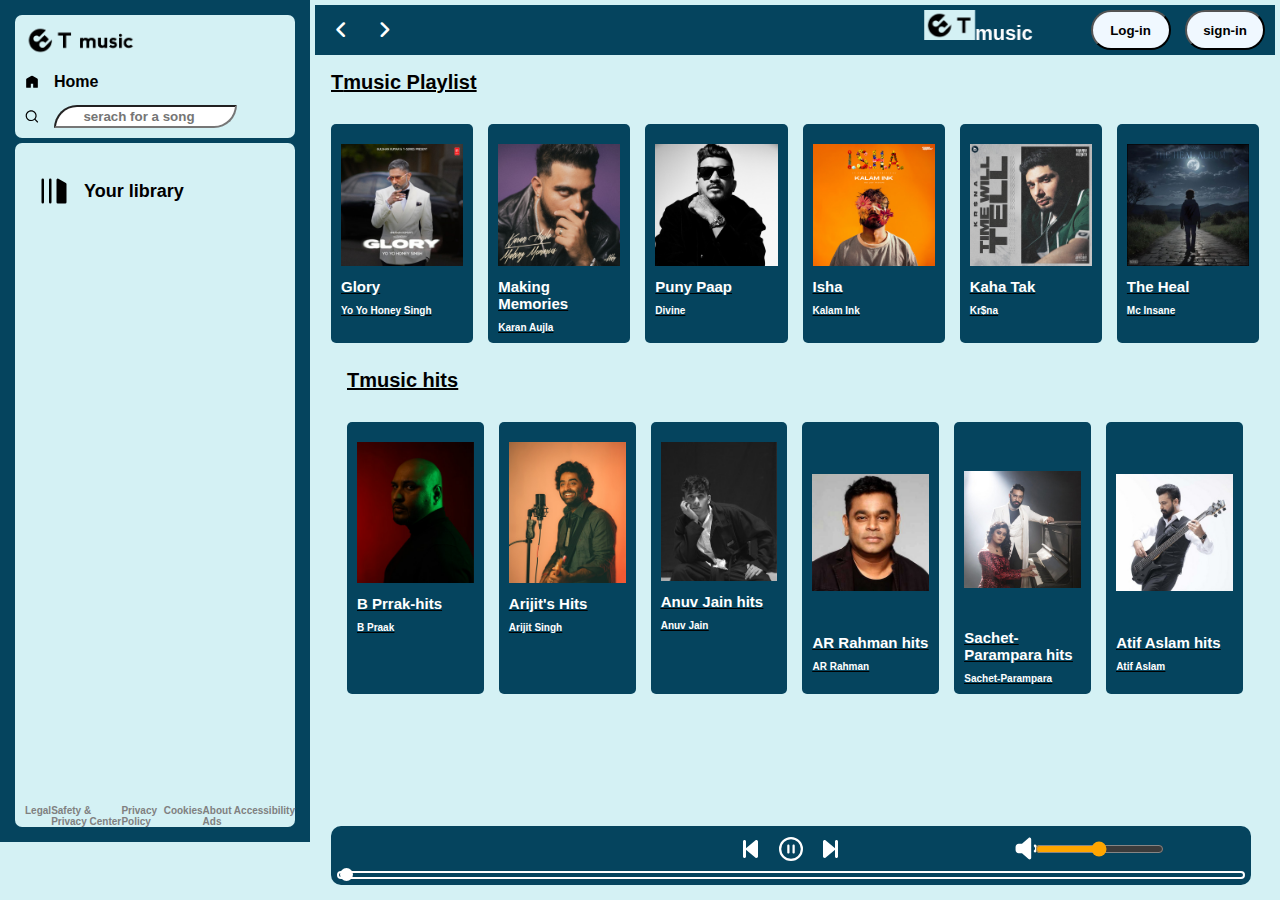
<file: index.html>
<!DOCTYPE html>
<html lang="en">
<head>
    <meta charset="UTF-8">
    <meta name="viewport" content="width=device-width, initial-scale=1.0">
    <title>T-music Web-player</title>
    <link rel="stylesheet" href="index.css">
    <link rel="stylesheet" href="utility.css">
    <link rel="stylesheet" href="https://cdnjs.cloudflare.com/ajax/libs/font-awesome/6.7.2/css/all.min.css" integrity="sha512-Evv84Mr4kqVGRNSgIGL/F/aIDqQb7xQ2vcrdIwxfjThSH8CSR7PBEakCr51Ck+w+/U6swU2Im1vVX0SVk9ABhg==" crossorigin="anonymous" referrerpolicy="no-referrer" />
    <link rel="icon" href="/logo1.png"  >
    
  </head>

<body>
    <div class="container flex bg-black">
    <!-- Left-portion -->
        <div class="left bg-grey">  
            <div class="home rounded  m-1 p-1">
                <div class="logo"><img src="LOGO.png" alt="logo"></div>
                <ul><li class="flex"><img src="home.svg" alt="home">Home</li>
            <li class="flex"><img src="search.svg" alt="search"><input type="search" placeholder="serach for a song"></li>
            </ul></div>
            <div class="library rounded  m-1 p-1">
                <div class="heading"> 
                    <img  src="library.svg">
                    <h2 style="color: black;">Your library</h2>
                </div>
                <div class="songlist">
                  <ul>
                     
                  </ul>
                </div>
                <div class="footer">
                    <div>
                        <a href="https://www.spotify.com/in-en/legal/">
                          <span>Legal</span>
                        </a>
                      </div>

                      <div>
                        <a href="https://www.spotify.com/in-en/safetyandprivacy/">
                          <span>Safety &amp; Privacy Center</span>
                        </a>
                      </div>

                      <div>
                        <a href="https://www.spotify.com/in-en/legal/privacy-policy/">
                          <span>Privacy Policy</span>
                        </a>
                      </div>

                      <div>
                        <a href="https://www.spotify.com/in-en/legal/cookies-policy/">
                          <span>Cookies</span>
                        </a>
                      </div>
                    
                      <div>
                        <a href="https://www.spotify.com/in-en/legal/privacy-policy/#s3">
                          <span>About Ads</span>
                        </a>
                      </div>

                      <div>
                        <a href="https://www.spotify.com/in-en/accessibility/">
                          <span>Accessibility</span>
                        </a>
                      </div>
                   
                </div>
                </div>
                
            </div>
    <!-- Rightportion -->
    <div class="right m-1 ">
        <div class="header">
          <div class="nav"><i class="fa-solid fa-angle-left" class="invert"></i><i class="fa-solid fa-angle-right"></i></div>
          <div class="moving"><marquee behavior="alternate"><img height="30px" src="logo1.png">music</marquee></div> 
          <div class="buttons">
            <button>Log-in</button>
            <button>sign-in</button>
          </div>
        </div>
        <div class="spotify-playlist">
          <h1><b>T</b>music Playlist</h1>
          <div class="card-container">
            <div data-folder="Glory" class="card">
              <div  class="play"><i class="fa-solid fa-play"></i></div>  
              <img src="honeysing.jpg" alt="Honey singh">
              <h2>Glory</h2>
              <p>Yo Yo Honey Singh</p>
            </div>
            <div data-folder="Making_Memories" class="card">
              <div class="play"><i class="fa-solid fa-play"></i></div>  
              <img src="kAujla.jpg" alt="Karan Aujla">
              <h2>Making Memories</h2>
              <p>Karan Aujla</p>
            </div>
            <div data-folder="Punya_paap" class="card">
              <div class="play"><i class="fa-solid fa-play"></i></div>  
              <img src="divine.jpg" alt="Divine">
              <h2>Puny Paap</h2>
              <p>Divine</p>
            </div>
            <div data-folder="Isha" class="card">
              <div class="play"><i class="fa-solid fa-play"></i></div>  
              <img src="kalam.jpg" alt="Kalam Ink">
              <h2>Isha</h2>
              <p>Kalam Ink</p>
            </div>
            <div data-folder="Kaha_Tak" class="card">
              <div class="play"><i class="fa-solid fa-play"></i></div>  
              <img src="krsna.jpg" alt="Kr$na">
              <h2>Kaha Tak</h2>
              <p>Kr$na</p>
            </div>
            <div data-folder="The_Heal" class="card">
              <div class="play"><i class="fa-solid fa-play"></i></div>  
              <img src="mcinsane.jpg" alt="Mc Insane">
              <h2>The Heal</h2>
              <p>Mc Insane</p>
            </div>
           

            


           
          <div class="playbar">
            <div class="seekbar">
              <div class="circle">
                
              </div>
            </div>
          
            <div class="songinfo"></div>
            <div class="songbuttons">
              <img src="prev.svg" class="invert" id="prevs">
              <img src="pause.svg" class="invert" id="play">
              <img src="next.svg" class="invert" id="nexts">
               </div>
                <div class="songtime"></div>
                <div class="vol"><img class="imgsize" src="volume.svg"></div>
                <div class="ranges"><input type="range" name="range"></div>
                
          </div>
          
          </div>

          <div class="spotify-playlist">
            <h1 style="margin-top: 10px;"><b>T</b>music hits</h1>
            <div class="card-container">
              <div data-folder="B_Praak" class="card">
                <div class="play"><i class="fa-solid fa-play"></i></div>  
                <img src="Bpraak.jpg" alt="B Praak">
                <h2>B Prrak-hits</h2>
                <p>B Praak</p >
              </div>
              <div data-folder="Arijit_Singh" class="card">
                <div class="play"><i class="fa-solid fa-play"></i></div>  
                <img src="arijit.jpg" alt="Arijit Singh" >
                <h2>Arijit's Hits</h2>
                <p>Arijit Singh</p>
              </div>
              <div class="card" data-folder="Anuv_Jain">
                <div class="play"><i class="fa-solid fa-play"></i></div>  
                <img src="anuvjain.jpg" alt="Anuv Jain">
                <h2>Anuv Jain hits</h2>
                <p>Anuv Jain</p>
              </div>
              <div data-folder="AR_rehman" class="card">
                <div class="play"><i class="fa-solid fa-play"></i></div>  
                <img src="AR_Rahman_002_20210120084455_500x500 (1).jpg" height="180px" alt="AR Rahman">
                <h2>AR Rahman hits</h2>
                <p>AR Rahman</p>
              </div>
              <div data-folder="Sachet_p" class="card">
                <div class="play"><i class="fa-solid fa-play"></i></div>  
                <img src="schet_p.jpg" height="175px" alt="Sachet-Parampara">
                <h2>Sachet-Parampara hits</h2>
                <p>Sachet-Parampara</p>
              </div>
              
              <div class="card" data-folder="Atif_aslam">
                <div class="play"><i class="fa-solid fa-play"></i></div>  
                <img src="atif.jpg" alt="Atif Aslam" height="180PX">
                <h2>Atif Aslam hits</h2>
                <p>Atif Aslam</p> 
              </div>
        </div>
        
</div>
<script src="index.js"></script>
    </body>
</html>
</file>
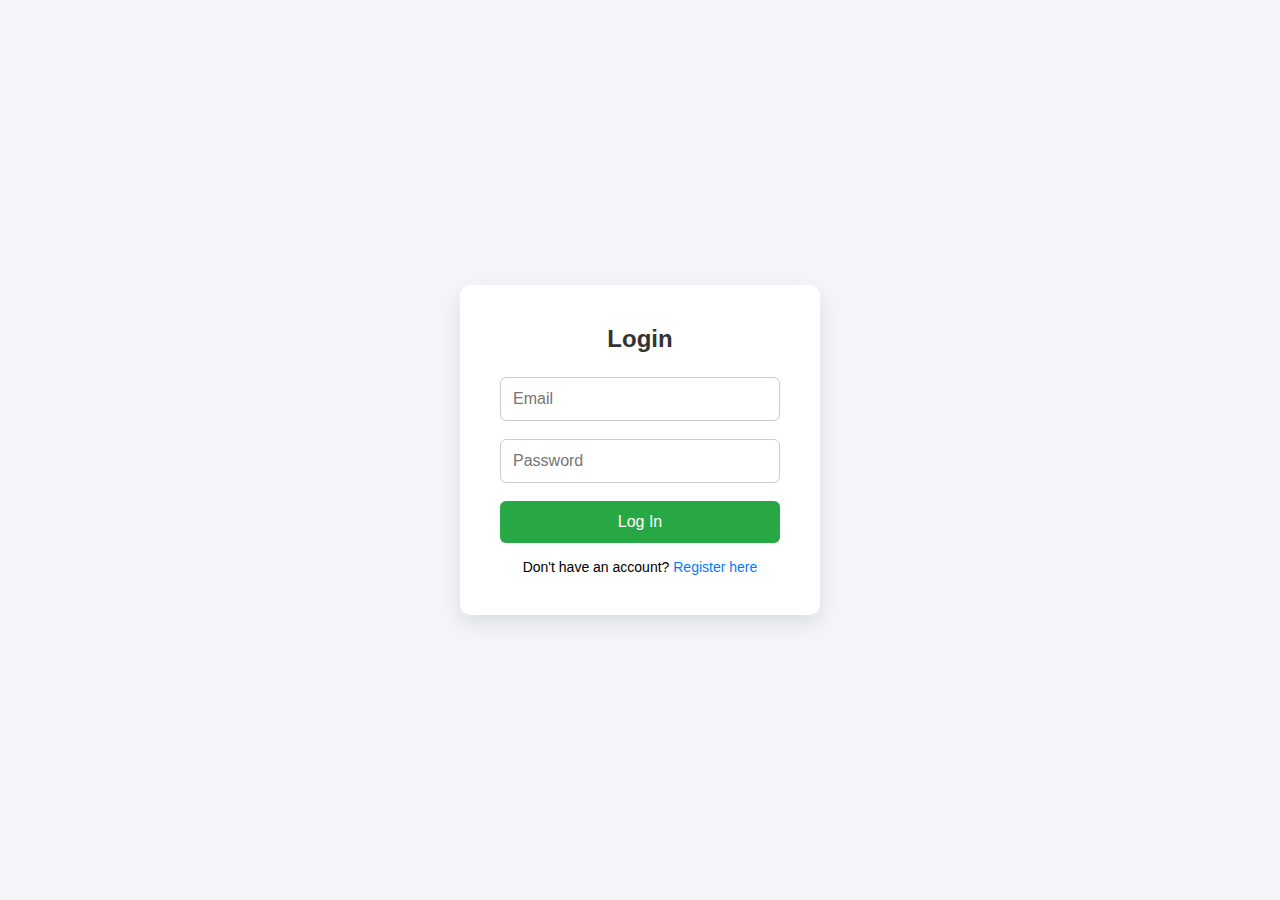
<file: log.html>
<!DOCTYPE html>
<html lang="en">
<head>
  <meta charset="UTF-8">
  <meta name="viewport" content="width=device-width, initial-scale=1">
  <title>Login</title>
  <link rel="stylesheet" href="log.css">
</head>
<body>
  <div class="login-container">
    <form class="login-form">
      <h2>Login</h2>

      <input type="email" placeholder="Email" required>
      <input type="password" placeholder="Password" required>

      <button type="submit">Log In</button>
      <p class="signup-link">Don't have an account? <a href="register.html">Register here</a></p>
    </form>
  </div>
</body>
</html>
</file>
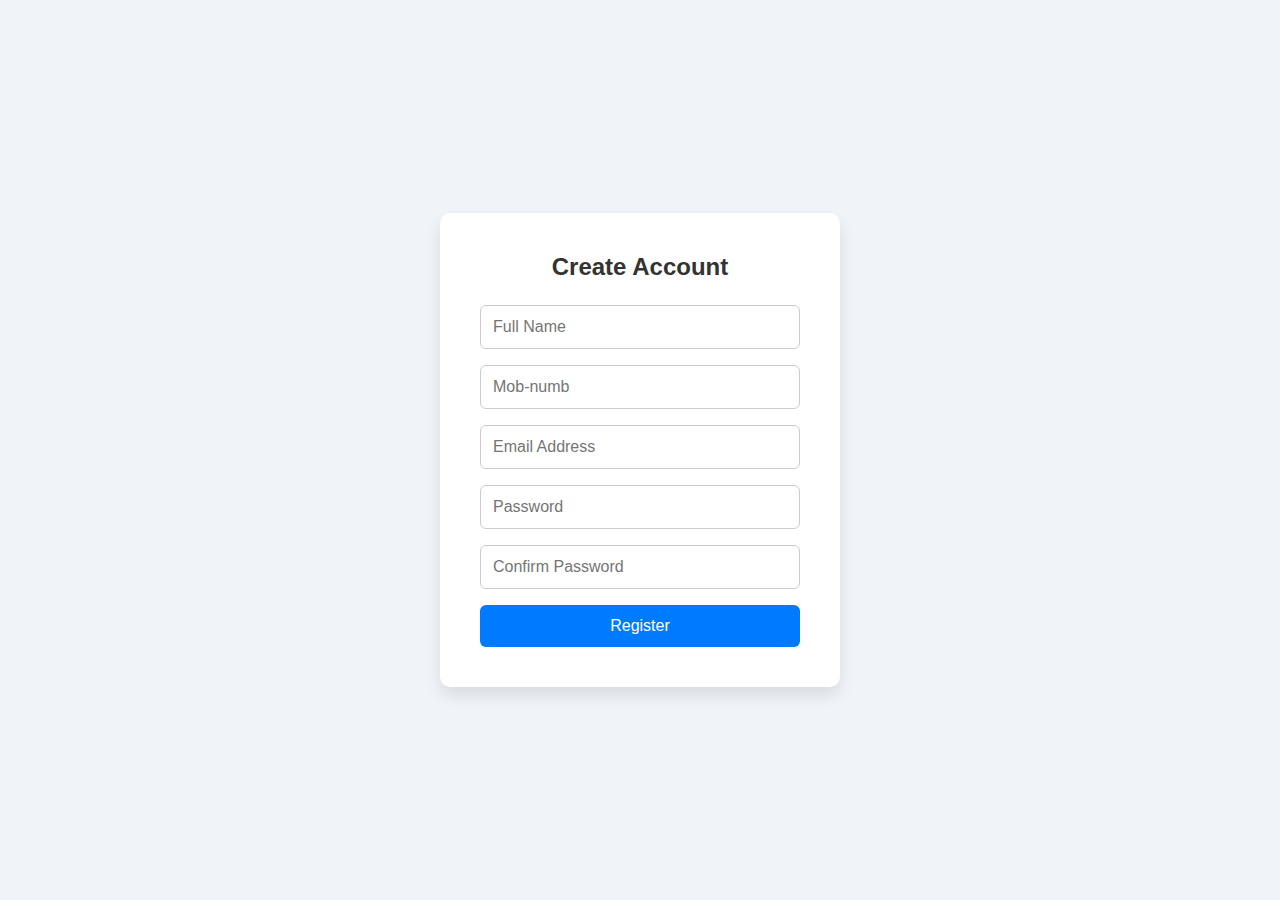
<file: register.html>
<!DOCTYPE html>
<html lang="en">
<head>
  <meta charset="UTF-8">
  <meta name="viewport" content="width=device-width, initial-scale=1.0">
  <title>Registration Page</title>
  <link rel="stylesheet" href="register.css">
</head>
<body>
  <div class="container">
    <form class="registration-form" action="insert.php" method="post">
      <h2>Create Account</h2>
      
      <input name="text" type="text" placeholder="Full Name" required>
      <input name="number" type="number" placeholder="Mob-numb" required>
      <input name="email" type="email" placeholder="Email Address" required>
      <input name="password" type="password" placeholder="Password" required>
      <input name="password" type="password" placeholder="Confirm Password" required>
      
      <button name="submit" type="submit">Register</button>
    </form>
  </div>
</body>
</html>
</file>
<file: index.css>
:root{
  --a:0;
}
* {
  margin: 0;
  padding: 0;
  font-family: sans-serif;
  font-weight: 700;
}

body {
  background-color: #d4f1f4;
  color: white;
}
.left {
  width: 25vw;
  padding: 10px;
  height: 100%;
}

.left input{
text-align: center;
}

.right {
  width: 75vw;
  height: 100%;
  position: relative;
  background-color: #d4f1f4;
  }
.home ul li {
  display: flex;
  list-style: none;
  width: 14px;
  gap: 15px;
  padding-top: 14px;
  color: black;
}
.home{
  background-color: #d4f1f4 ;
}
.home input{
  border-top-left-radius: 25px;
  height: 23px;
  width: 200px;
  border-bottom-right-radius: 25px;
}
.heading {
  display: flex;
  list-style: none;
  width: 100%;
  gap: 15px;
  padding-top: 14px;
  padding: 23px 14px;
  font-weight: bold;
  align-items: center;
  font-size: 12px;
}
.library {
  min-height: 70vh;
  position: relative;
  background-color: #d4f1f4;
}

.heading img {
  width: 30px;
}
.footer {
  display: flex;
  font-size: 10px;
  color: grey;
  position: absolute;
  bottom: 0;
  justify-content: space-evenly;
}
.footer a {
  color: grey;
  text-decoration: none;
}

.header {
  display: flex;
  justify-content: space-between;
  background-color: #05445e;
  height: 50px;
  align-items: center;
}

.header i {
  padding-right: 10px;
  margin-left: 20px;
  font-size: 20px;
}
.header button {
  background-color: aliceblue;
  height: 40px;
  width: 80px;
  border-radius: 25px;
  margin-right: 10px;
}

.spotify-playlist {
  padding: 16px;
  font-size: 10px;
  text-decoration: underline;
  background-color: #d4f1f4; 
  color: black;  
}

.card-container{
display: flex;
background-color:#d4f1f4;
gap: 15px;
}

.spotify-playlist .card {
  width: 200px;
  padding: 10px;
  border-radius: 5px;
  margin-top: 30px;
}
.card {
  position: relative;
  background-color: #05445e;
  
}
.card img {
  width: 100%;
  object-fit: contain;
}
.card h2,p{
  color: white;
}
.card > * {
  padding-top: 10px;
}

.play{ 
width: 28px; 
height: 28px; 
background-color: #1fdf64; 
border-radius: 50%; 
padding: 4px; 
display: flex; 
align-items: center; 
justify-content: center; 
position: absolute; 
top: 120px; 
right: 17px; 
opacity: var(--a); 
transition: all 0.5s ease-out;
}
.card:hover {
  background-color: #252525;
  cursor: pointer;
  --a:1;
}

.playbar {
  position: fixed;
  bottom: 15px;
  background-color:#05445e;
  width: 70vw;
  padding: 12px;
  display: flex;
  align-items: center;
  justify-content: center;
  border-radius: 10px ;
  height: 35px;
  color: white;
  z-index: 1;
}
.songbuttons {
  display: flex;
  align-items: center;
  justify-content: center;
  position: absolute;
  top:5px;
}
.songbuttons img {
  padding: 6px;
  
}
#nexts{
  padding: 6px;
  position: relative;
  left: 8px;
}

.songlist ul {
  padding: 0 12px;
  color: black;
}

.songlist ul li {
  list-style: decimal;
  display: flex;
  gap: 10px;
  cursor: pointer;
  padding: 12px 0;
  border: 1px solid #05445e;
  border-radius: 5px;
  padding: 13px;
  margin: 12px 0;
  justify-content: space-between;
}

.playnow {
  display: flex;
  justify-items: center;
  align-items: center;
}

.playnow span {
  font-size: 13px;
  width: 64px;
}

.songlist .info{
    font-size: 13px;
}

.songlist ul{
    height:544px;
    overflow:auto;
    margin-bottom: 44px;
}

.seekbar{
    height: 2px;
    width: 98%;
    border: 2px solid white;
    position: absolute;
    bottom: 3px;
    border-radius: 30px;
    margin: 3px;
    padding: 1px;
    transition: left 0.5S;
    cursor: pointer;
}

.circle{
    height: 13px;
    width: 13px;
    border-radius: 30px;
    background-color: white;
    position: relative;
    bottom: 6px;
    left: 0%;
}

.songbuttons img{
  cursor: pointer;
}

.songinfo{
position: absolute;  
left: 10px;
font-size: 13px;
top: 16px;
}

.songtime{
  position: absolute;  
  right: 10px;
  font-size: 13px;
  top: 16px;
  }

  .vol img{
    position: absolute;
    right: 23%;
    top: 10px; 
    filter: invert(1);
    cursor: pointer;
  }
  
 

.ranges input{
    position: absolute;
    right: 9.5%;
    top: 15px;
    cursor: pointer;
    accent-color: orange;
  }

  .logo img{
    height: 30px;
  
  }

  .Tmusich{
    height: 20px;
    width: 100vw;
    background-color: #d4f1f4;
    font-size: 23px;
    color: black;
    position: relative;
    left: 20px;
    text-decoration: underline;
  }

 .alert{
  background-color: #00ff00;
  height: 50px;
  border-radius: 25px;
  text-align: center;
  
 }

 .moving{
  width: 70%;
  font-size: 20px;
  
  }


  /* ______________________________________________________________________________________________ */
  /* Responsive-code */
</file>
<file: utility.css>
.border{
    border: 2px solid white;
    margin: 3px;
    
}
.flex{
    display: flex;
}
.justify-center{
    justify-content: center;
}
.item-center{
    align-items: center;
}
.invert{
    filter: invert(1);
}
.bg-black{
    background-color:#d4f1f4;
    color: white;
}
.bg-grey{
    background-color: #05445e;
}
.rounded{
    border-radius: 7px;
}
.m-1{
    margin: 5px;
}
.p-1{
    padding: 10px;
}

.imgsize{
height: 25px;
width: 25px;
}
</file>
<file: log.css>
* {
    margin: 0;
    padding: 0;
    box-sizing: border-box;
    font-family: 'Segoe UI', Tahoma, Geneva, Verdana, sans-serif;
  }
  
  body {
    height: 100vh;
    background: #f3f5f9;
    display: flex;
    justify-content: center;
    align-items: center;
  }
  
  .login-container {
    background: #ffffff;
    padding: 40px;
    border-radius: 10px;
    box-shadow: 0 8px 20px rgba(0, 0, 0, 0.1);
    width: 100%;
    max-width: 360px;
  }
  
  .login-form h2 {
    text-align: center;
    margin-bottom: 24px;
    color: #333;
  }
  
  .login-form input {
    width: 100%;
    padding: 12px;
    margin-bottom: 18px;
    border: 1px solid #ccc;
    border-radius: 6px;
    font-size: 16px;
  }
  
  .login-form button {
    width: 100%;
    padding: 12px;
    background-color: #28a745;
    color: #fff;
    border: none;
    border-radius: 6px;
    font-size: 16px;
    cursor: pointer;
    transition: background-color 0.3s ease;
  }
  
  .login-form button:hover {
    background-color: #218838;
  }
  
  .signup-link {
    margin-top: 16px;
    text-align: center;
    font-size: 14px;
  }
  
  .signup-link a {
    color: #007bff;
    text-decoration: none;
  }
  
  .signup-link a:hover {
    text-decoration: underline;
  }
</file>
<file: register.css>
* {
    box-sizing: border-box;
    margin: 0;
    padding: 0;
    font-family: 'Segoe UI', Tahoma, Geneva, Verdana, sans-serif;
  }
  
  body {
    background: #f0f4f8;
    display: flex;
    justify-content: center;
    align-items: center;
    height: 100vh;
  }
  
  .container {
    background: white;
    padding: 40px;
    border-radius: 10px;
    box-shadow: 0 8px 16px rgba(0,0,0,0.1);
    width: 100%;
    max-width: 400px;
  }
  
  .registration-form h2 {
    text-align: center;
    margin-bottom: 24px;
    color: #333;
  }
  
  .registration-form input {
    width: 100%;
    padding: 12px;
    margin-bottom: 16px;
    border: 1px solid #ccc;
    border-radius: 6px;
    font-size: 16px;
  }
  
  .registration-form button {
    width: 100%;
    padding: 12px;
    background: #007bff;
    color: white;
    border: none;
    border-radius: 6px;
    font-size: 16px;
    cursor: pointer;
    transition: background 0.3s;
  }
  
  .registration-form button:hover {
    background: #0056b3;
  }
</file>
